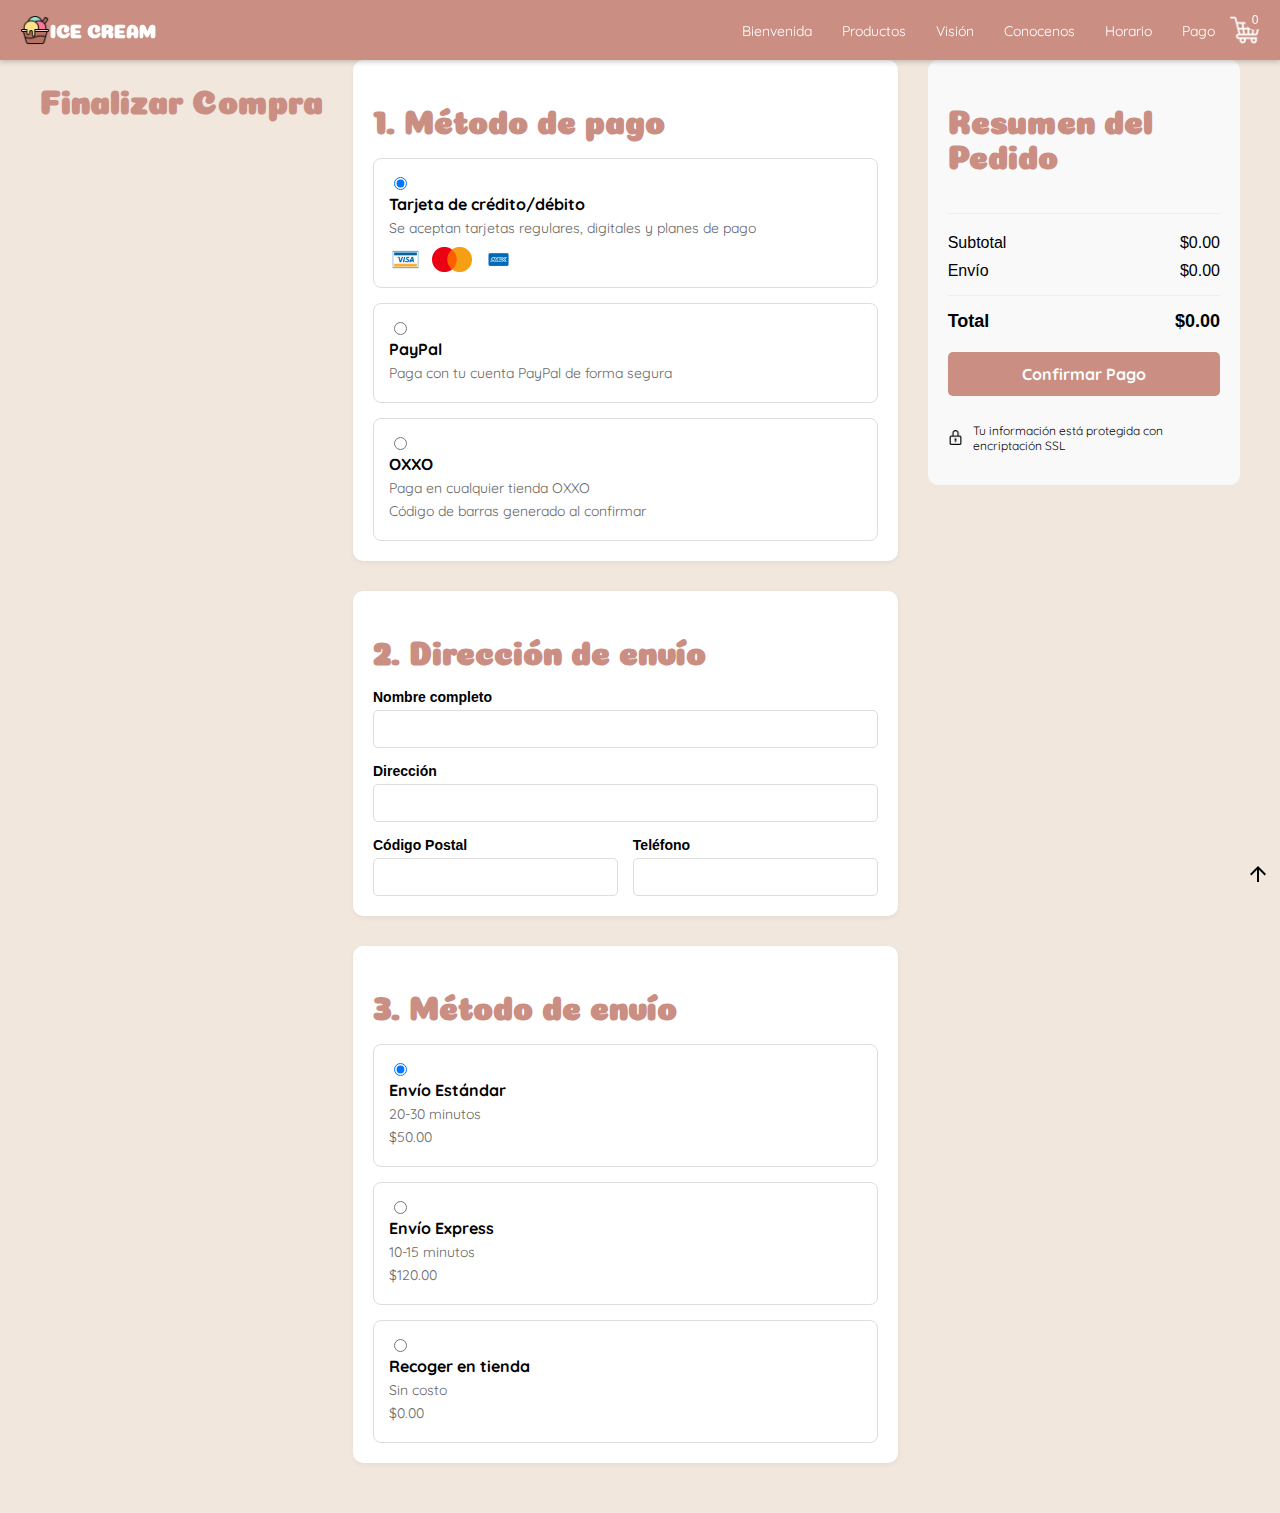
<file: pago.html>
<!DOCTYPE html>
<html lang="es">
<head>
    <meta charset="UTF-8">
    <meta name="viewport" content="width=device-width, initial-scale=1.0">
    <title>Finalizar Compra - Nevera Dulce</title>
    <link rel="stylesheet" href="estilos.css">
    <link rel="preconnect" href="https://fonts.googleapis.com">
    <link rel="preconnect" href="https://fonts.gstatic.com" crossorigin>
    <link href="https://fonts.googleapis.com/css2?family=Quicksand:wght@300..700&display=swap" rel="stylesheet">
    <link href="https://fonts.googleapis.com/css2?family=Coiny&family=Poller+One&display=swap" rel="stylesheet">
    <link rel="stylesheet" href="https://fonts.googleapis.com/css2?family=Material+Symbols+Outlined:opsz,wght,FILL,GRAD@20..48,100..700,0..1,-50..200&icon_names=arrow_upward" />
</head>
<body>
    <header>
        <nav class="navbar">
            <img src="imagenes/helado.png" alt="helado" class="iconosMenu">
            <div class="logo">ICE CREAM</div>
            <ul class="menu">
                <li><a href="index.html#bienvenida">Bienvenida</a></li>
                <li><a href="productos.html">Productos</a></li>
                <li><a href="index.html#vision">Visión</a></li>
                <li><a href="index.html#conocenos">Conocenos</a></li>
                <li><a href="index.html#horario">Horario</a></li>
                <li><a href="pago.html">Pago</a></li>
            </ul>
            <a href="carrito.html" class="carrito-link">
                <img src="imagenes/carrito-de-compras.png" alt="carrito" class="iconosMenu">
                <span id="contador-carrito">0</span>
            </a>
        </nav>
    </header>
    <main class="contenedor-pago">
        <h1>Finalizar Compra</h1>
        <div class="proceso-pago">
            <!-- Paso 1: Método de pago -->
            <section class="seccion-pago">
                <h1>1. Método de pago</h1>
                <div class="metodos-pago">
                    <div class="opcion-pago">
                        <input type="radio" name="metodo-pago" id="tarjeta" checked>
                        <label for="tarjeta">
                            <strong>Tarjeta de crédito/débito</strong>
                            <p>Se aceptan tarjetas regulares, digitales y planes de pago</p>
                            <div class="tarjetas-aceptadas">
                                <img src="imagenes/visa.png" alt="VISA">
                                <img src="imagenes/mastercard.png" alt="Mastercard">
                                <img src="imagenes/amex.png" alt="American Express">
                            </div>
                        </label>
                    </div>
                    <div class="opcion-pago">
                        <input type="radio" name="metodo-pago" id="paypal">
                        <label for="paypal">
                            <strong>PayPal</strong>
                            <p>Paga con tu cuenta PayPal de forma segura</p>
                        </label>
                    </div>
                    <div class="opcion-pago">
                        <input type="radio" name="metodo-pago" id="oxxo">
                        <label for="oxxo">
                            <strong>OXXO</strong>
                            <p>Paga en cualquier tienda OXXO</p>
                            <p class="nota">Código de barras generado al confirmar</p>
                        </label>
                    </div>
                </div>
            </section>
            <!-- Paso 2: Dirección de envío -->
            <section class="seccion-pago">
                <h1>2. Dirección de envío</h1>
                <form class="formulario-envio">
                    <div class="campo-formulario">
                        <label for="nombre">Nombre completo</label>
                        <input type="text" id="nombre" required>
                    </div>
                    <div class="campo-formulario">
                        <label for="direccion">Dirección</label>
                        <input type="text" id="direccion" required>
                    </div>
                    <div class="campos-dobles">
                        <div class="campo-formulario">
                            <label for="cp">Código Postal</label>
                            <input type="text" id="cp" required>
                        </div>
                        <div class="campo-formulario">
                            <label for="telefono">Teléfono</label>
                            <input type="tel" id="telefono" required>
                        </div>
                    </div>
                </form>
            </section>
            <section class="seccion-pago">
                <h1>3. Método de envío</h1>
                <div class="opciones-envio">
                    <div class="opcion-envio">
                        <input type="radio" name="envio" id="estandar" checked>
                        <label for="estandar">
                            <strong>Envío Estándar</strong>
                            <p>20-30 minutos</p>
                            <p class="precio-envio">$50.00</p>
                        </label>
                    </div>
                    
                    <div class="opcion-envio">
                        <input type="radio" name="envio" id="express">
                        <label for="express">
                            <strong>Envío Express</strong>
                            <p>10-15 minutos</p>
                            <p class="precio-envio">$120.00</p>
                        </label>
                    </div>
                    <div class="opcion-envio">
                        <input type="radio" name="envio" id="recoger">
                        <label for="recoger">
                            <strong>Recoger en tienda</strong>
                            <p>Sin costo</p>
                            <p class="precio-envio">$0.00</p>
                        </label>
                    </div>
                </div>
            </section>
        </div>

        <aside class="resumen-pedido">
            <h1>Resumen del Pedido</h1>
            <div class="productos-resumen" id="productos-resumen">
                <!-- Los productos se cargarán aquí con JavaScript -->
            </div>
            
            <div class="totales">
                <div class="fila-total">
                    <span>Subtotal</span>
                    <span id="subtotal">$0.00</span>
                </div>
                <div class="fila-total">
                    <span>Envío</span>
                    <span id="envio-precio">$0.00</span>
                </div>
                <div class="fila-total total-final">
                    <span>Total</span>
                    <span id="total-pagar">$0.00</span>
                </div>
            </div>
            <button id="confirmar-pago" class="btn-pagar">Confirmar Pago</button>
            <div class="proteccion-pago">
                <img src="imagenes/candado.png" alt="Protegido">
                <p>Tu información está protegida con encriptación SSL</p>
            </div>
        </aside>
    </main>
    <a href="#" id="volver"><span class="material-symbols-outlined">
        arrow_upward
        </span></a>
</body>
</html>
</file>
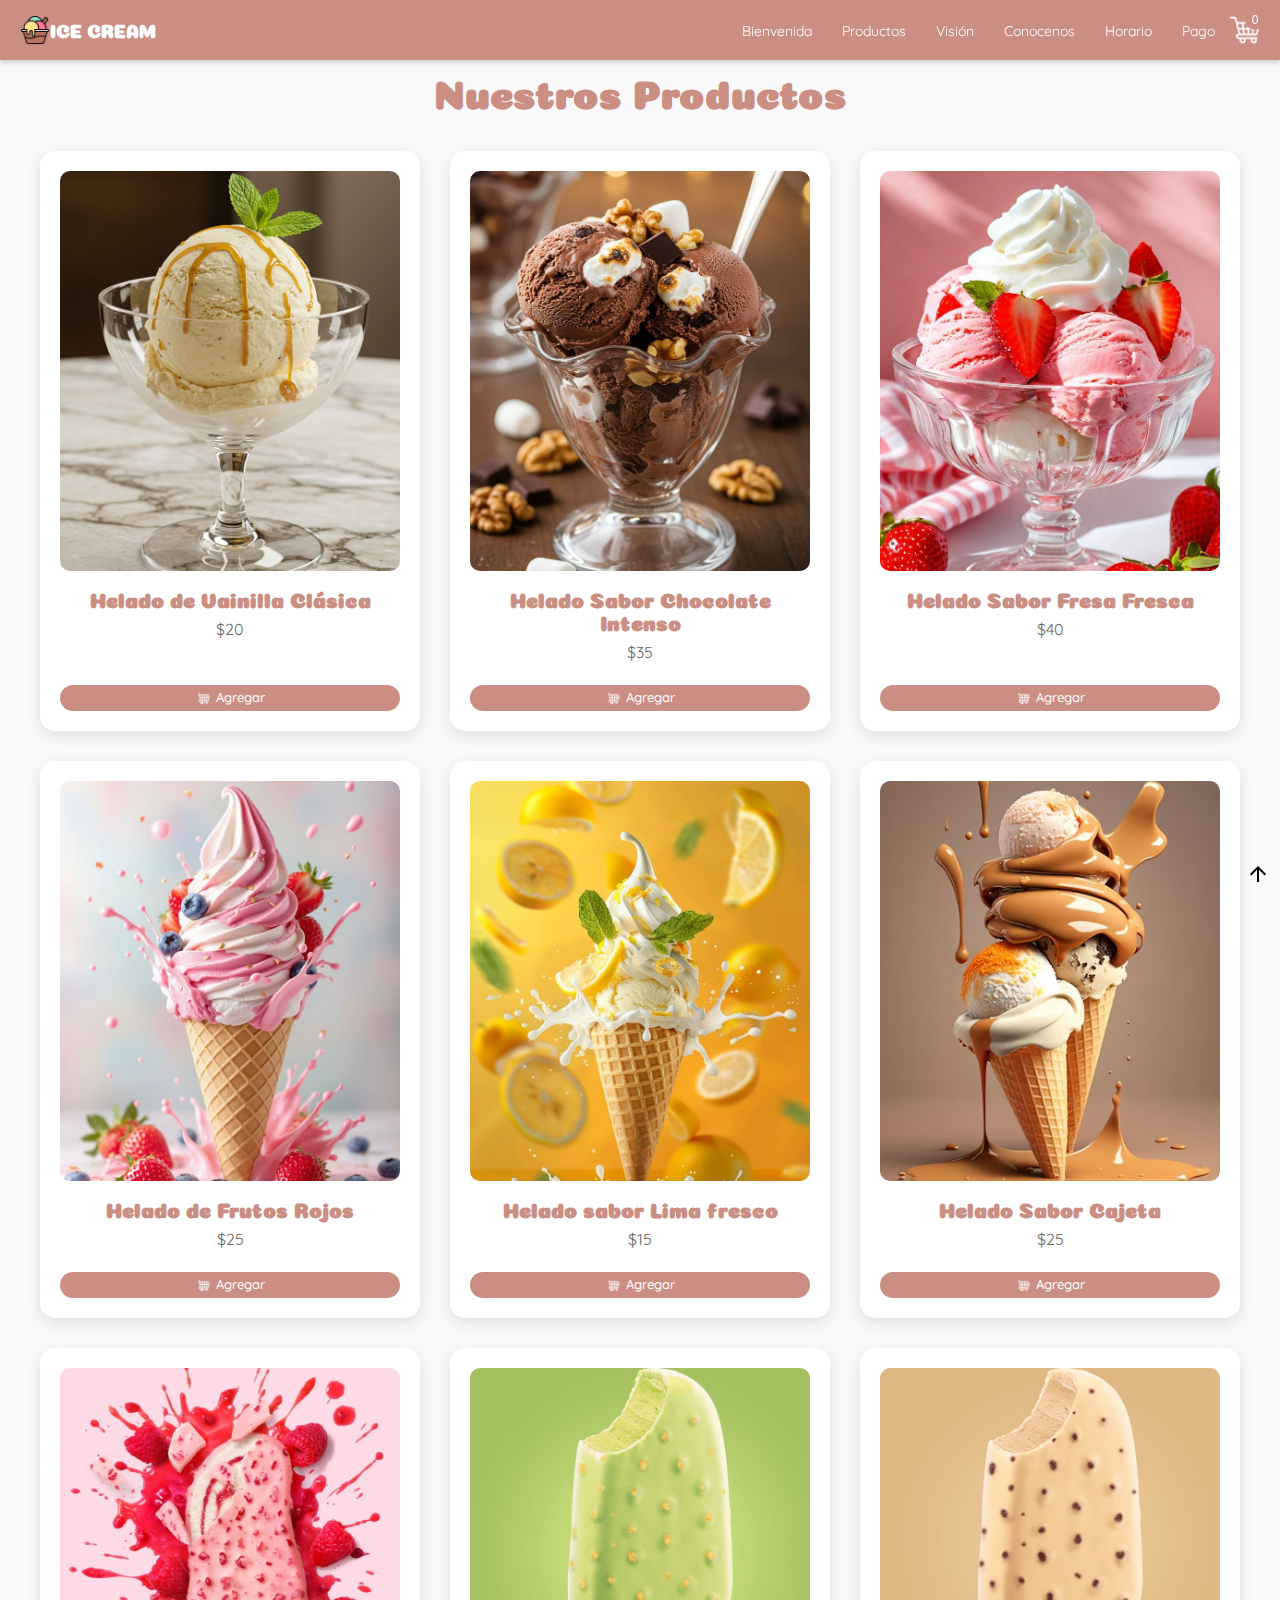
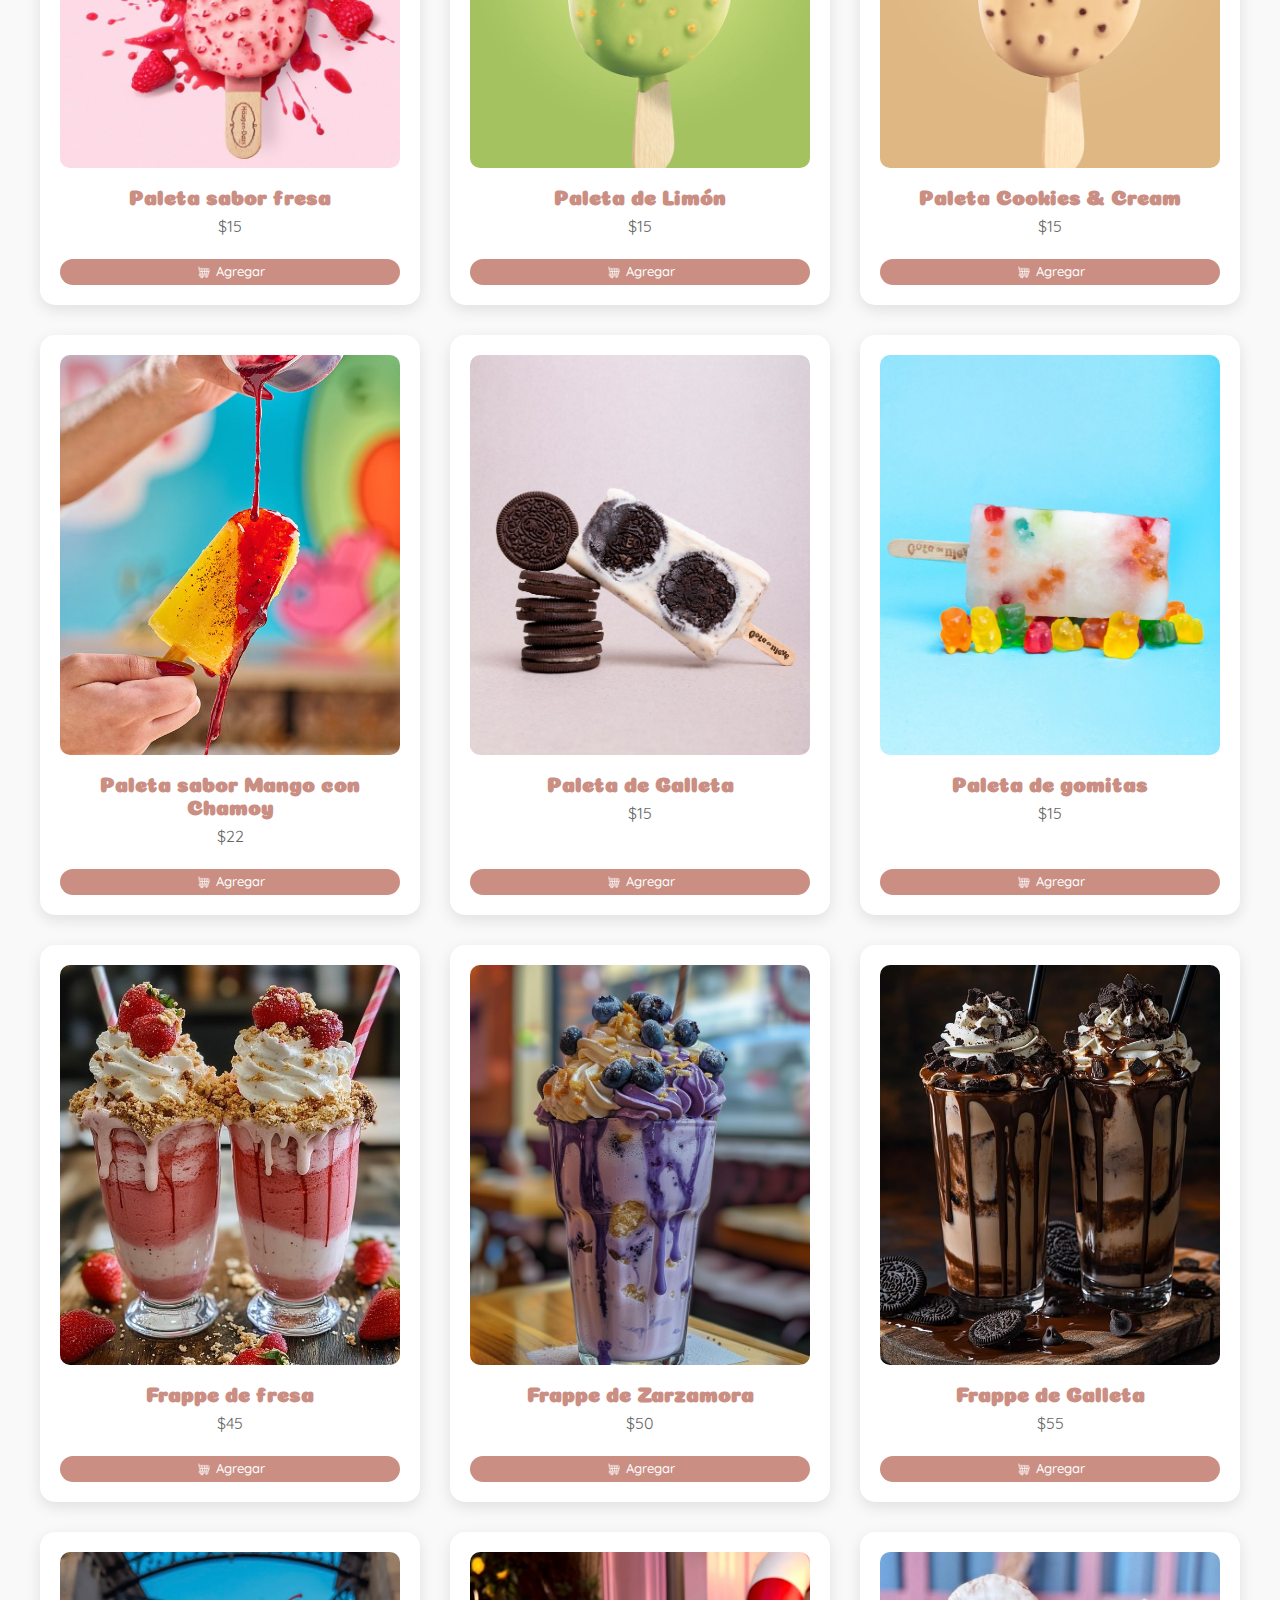
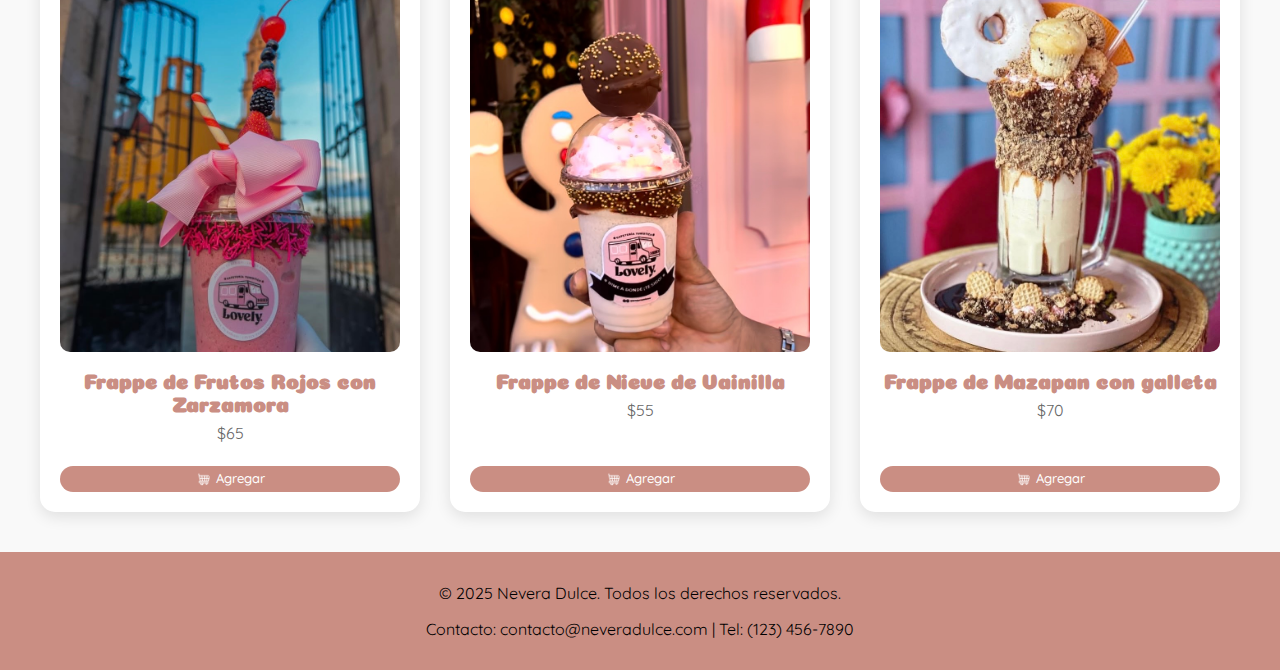
<file: productos.html>
<!DOCTYPE html>
<html lang="en">
<head>
    <meta charset="UTF-8">
    <meta name="viewport" content="width=device-width, initial-scale=1.0">
    <title>Productos - Nevera Dulce</title>
    <link rel="stylesheet" href="estilos.css">
    <link rel="preconnect" href="https://fonts.googleapis.com">
    <link rel="preconnect" href="https://fonts.gstatic.com" crossorigin>
    <link href="https://fonts.googleapis.com/css2?family=Coiny&family=Poller+One&display=swap" rel="stylesheet">
    <link href="https://fonts.googleapis.com/css2?family=Quicksand:wght@300..700&display=swap" rel="stylesheet">
    <link rel="stylesheet" href="https://fonts.googleapis.com/css2?family=Material+Symbols+Outlined:opsz,wght,FILL,GRAD@20..48,100..700,0..1,-50..200&icon_names=arrow_upward" />
</head>
<body>
    <!--Encabezado-->
    <header>
        <nav class="navbar">
            <img src="imagenes/helado.png" alt="helado" class="iconosMenu">
            <div class="logo">ICE CREAM</div>
            <ul class="menu">
                <li><a href="index.html#bienvenida">Bienvenida</a></li>
                <li><a href="productos.html">Productos</a></li>
                <li><a href="index.html#vision">Visión</a></li>
                <li><a href="index.html#conocenos">Conocenos</a></li>
                <li><a href="index.html#horario">Horario</a></li>
                <li><a href="pago.html">Pago</a></li>
            </ul>
            <a href="carrito.html" class="carrito-link">
                <img src="imagenes/carrito-de-compras.png" alt="carrito" class="iconosMenu">
                <span id="contador-carrito">0</span>
            </a>
        </nav>
    </header>
    
    <main>
        <section class="seccion-productos">
            <h1>Nuestros Productos</h1>
            <div class="grid-productos">
                <!-- Fila 1 -->
                <div class="producto">
                    <img src="imagenes/productos1.jpg" alt="Helado de Vainilla">
                    <h3>Helado de Vainilla Clásica</h3>
                    <p>$20</p>
                    <button class="btn-agregar-carrito" data-id="1" data-nombre="Vainilla Clásica" data-precio="20.00">
                        <img src="imagenes/carrito-de-compras.png" alt="Agregar al carrito" class="icono-carrito">
                        Agregar
                    </button>
                </div>
                <div class="producto">
                    <img src="imagenes/productos2.jpg" alt="Helado de Chocolate">
                    <h3>Helado Sabor Chocolate Intenso</h3>
                    <p>$35</p>
                    <button class="btn-agregar-carrito" data-id="2" data-nombre="Helado de Chocolate" data-precio="35.00">
                        <img src="imagenes/carrito-de-compras.png" alt="Agregar al carrito" class="icono-carrito">
                        Agregar
                    </button>
                </div>
                <div class="producto">
                    <img src="imagenes/productos3.jpg" alt="Helado de Fresa">
                    <h3>Helado Sabor Fresa Fresca</h3>
                    <p>$40</p>
                    <button class="btn-agregar-carrito" data-id="3" data-nombre="Helado de Fresa" data-precio="40.00">
                        <img src="imagenes/carrito-de-compras.png" alt="Agregar al carrito" class="icono-carrito">
                        Agregar
                    </button>
                </div>
                <!-- Fila 2 -->
                <div class="producto">
                    <img src="imagenes/producto7.jpg" alt="Helado de Frutos Rojos">
                    <h3>Helado de Frutos Rojos</h3>
                    <p>$25</p>
                    <button class="btn-agregar-carrito" data-id="7" data-nombre="Helado de Frutos Rojos" data-precio="25.00">
                        <img src="imagenes/carrito-de-compras.png" alt="Agregar al carrito" class="icono-carrito">
                        Agregar
                    </button>
                </div>
                <div class="producto">
                    <img src="imagenes/producto8.jpg" alt="Helado de Lima">
                    <h3>Helado sabor Lima fresco</h3>
                    <p>$15</p>
                    <button class="btn-agregar-carrito" data-id="8" data-nombre="Helado de Lima" data-precio="15.00">
                        <img src="imagenes/carrito-de-compras.png" alt="Agregar al carrito" class="icono-carrito">
                        Agregar
                    </button>
                </div>
                <div class="producto">
                    <img src="imagenes/producto9.jpg" alt="Helado de Cajeta">
                    <h3>Helado Sabor Cajeta</h3>
                    <p>$25</p>
                    <button class="btn-agregar-carrito" data-id="9" data-nombre="Helado de Cajeta" data-precio="25.00">
                        <img src="imagenes/carrito-de-compras.png" alt="Agregar al carrito" class="icono-carrito">
                        Agregar
                    </button>
                </div>
                
                <!-- Fila 3 -->
                <div class="producto">
                    <img src="imagenes/producto4.jpg" alt="Paleta de fresa">
                    <h3>Paleta sabor fresa</h3>
                    <p>$15</p>
                    <button class="btn-agregar-carrito" data-id="4" data-nombre="Paleta de fresa" data-precio="15.00">
                        <img src="imagenes/carrito-de-compras.png" alt="Agregar al carrito" class="icono-carrito">
                        Agregar
                    </button>
                </div>
                <div class="producto">
                    <img src="imagenes/producto5.jpg" alt="paleta de Limón">
                    <h3>Paleta de Limón</h3>
                    <p>$15</p>
                    <button class="btn-agregar-carrito" data-id="5" data-nombre="paleta de Limón" data-precio="15.00">
                        <img src="imagenes/carrito-de-compras.png" alt="Agregar al carrito" class="icono-carrito">
                        Agregar
                    </button>
                </div>
                <div class="producto">
                    <img src="imagenes/producto6.jpg" alt="Paleta de Cookies">
                    <h3>Paleta Cookies & Cream</h3>
                    <p>$15</p>
                    <button class="btn-agregar-carrito" data-id="6" data-nombre="Paleta de Cookies" data-precio="15.00">
                        <img src="imagenes/carrito-de-compras.png" alt="Agregar al carrito" class="icono-carrito">
                        Agregar
                    </button>
                </div>
                <!-- Fila 4 -->
                <div class="producto">
                    <img src="imagenes/producto10.jpg" alt="Paleta de Mango">
                    <h3>Paleta sabor Mango con Chamoy</h3>
                    <p>$22</p>
                    <button class="btn-agregar-carrito" data-id="10" data-nombre="Paleta de Mango" data-precio="22.00">
                        <img src="imagenes/carrito-de-compras.png" alt="Agregar al carrito" class="icono-carrito">
                        Agregar
                    </button>
                </div>
                <div class="producto">
                    <img src="imagenes/producto11.jpg" alt="paleta de Galleta">
                    <h3>Paleta de Galleta</h3>
                    <p>$15</p>
                    <button class="btn-agregar-carrito" data-id="11" data-nombre="paleta de Galleta" data-precio="15.00">
                        <img src="imagenes/carrito-de-compras.png" alt="Agregar al carrito" class="icono-carrito">
                        Agregar
                    </button>
                </div>
                <div class="producto">
                    <img src="imagenes/procusto12.jpg" alt="Paleta de gomitas">
                    <h3>Paleta de gomitas</h3>
                    <p>$15</p>
                    <button class="btn-agregar-carrito" data-id="12" data-nombre="Paleta de gomitas" data-precio="15.00">
                        <img src="imagenes/carrito-de-compras.png" alt="Agregar al carrito" class="icono-carrito">
                        Agregar
                    </button>
                </div>
                <!-- Fila 5 -->
                <div class="producto">
                    <img src="imagenes/producto13.jpg" alt="Frappe de fresa">
                    <h3>Frappe de fresa</h3>
                    <p>$45</p>
                    <button class="btn-agregar-carrito" data-id="13" data-nombre="Frappe de fresa" data-precio="45.00">
                        <img src="imagenes/carrito-de-compras.png" alt="Agregar al carrito" class="icono-carrito">
                        Agregar
                    </button>
                </div>
                <div class="producto">
                    <img src="imagenes/producto14.jpg" alt="Frappe de Zarzamora">
                    <h3>Frappe de Zarzamora</h3>
                    <p>$50</p>
                    <button class="btn-agregar-carrito" data-id="14" data-nombre="Frappe de Zarzamora" data-precio="50.00">
                        <img src="imagenes/carrito-de-compras.png" alt="Agregar al carrito" class="icono-carrito">
                        Agregar
                    </button>
                </div>
                <div class="producto">
                    <img src="imagenes/producto15.jpg" alt="Frappe de galleta">
                    <h3>Frappe de Galleta</h3>
                    <p>$55</p>
                    <button class="btn-agregar-carrito" data-id="15" data-nombre="Frappe de galleta" data-precio="55.00">
                        <img src="imagenes/carrito-de-compras.png" alt="Agregar al carrito" class="icono-carrito">
                        Agregar
                    </button>
                </div>
                <!-- Fila 6 -->
                <div class="producto">
                    <img src="imagenes/producto16.jpeg" alt="Frappe Frutos Rojos">
                    <h3>Frappe de Frutos Rojos con Zarzamora</h3>
                    <p>$65</p>
                    <button class="btn-agregar-carrito" data-id="16" data-nombre="Frappe Frutos Rojos" data-precio="65.00">
                        <img src="imagenes/carrito-de-compras.png" alt="Agregar al carrito" class="icono-carrito">
                        Agregar
                    </button>
                </div>
                <div class="producto">
                    <img src="imagenes/producto17.jpeg" alt="Frappe de Nieve">
                    <h3>Frappe de Nieve de Vainilla</h3>
                    <p>$55</p>
                    <button class="btn-agregar-carrito" data-id="17" data-nombre="Frappe de Nieve" data-precio="85.00">
                        <img src="imagenes/carrito-de-compras.png" alt="Agregar al carrito" class="icono-carrito">
                        Agregar
                    </button>
                </div>
                <div class="producto">
                    <img src="imagenes/producto18.jpeg" alt="Frappe de Mazapan">
                    <h3>Frappe de Mazapan con galleta</h3>
                    <p>$70</p>
                    <button class="btn-agregar-carrito" data-id="18" data-nombre="Frappe de Mazapan" data-precio="70.00">
                        <img src="imagenes/carrito-de-compras.png" alt="Agregar al carrito" class="icono-carrito">
                        Agregar
                    </button>
                </div>
            </div>
            
        </section>
    </main>

    <footer>
        <p>&copy; 2025 Nevera Dulce. Todos los derechos reservados.</p>
        <p>Contacto: contacto@neveradulce.com | Tel: (123) 456-7890</p>
    </footer>
    <a href="#" id="volver"><span class="material-symbols-outlined">
        arrow_upward
        </span></a>
</body>
</html>
</file>
<file: estilos.css>
body {
    margin: 0;
    font-family: Arial, sans-serif;
    background-color: rgb(241, 231, 221);
}
.navbar {
    position: fixed;               
    top: 0;                     
    left: 0;
    width: 100%;                  
    background-color: rgb(202, 142, 131);
    display: flex;
    align-items: center;
    padding: 10px 20px;
    height: 60px;                  
    z-index: 1000;                 
    box-shadow: 0 2px 5px rgba(0, 0, 0, 0.2);
    box-sizing: border-box; 
    overflow-x: hidden;  
    max-width: 100vw;  
}
.logo {
    font-weight: bold;
    font-size: 18px;
    margin-right: auto;
    font-family: "Coiny", system-ui;
    Color: white;
}
.menu {
    list-style: none;
    display: flex;
    padding: 0;
    margin: 0;
}
.menu li {
    margin: 0 15px;
}
.menu a {
    text-decoration: none;
    font-size: 14px;
    Color: white;
    font-family: "Quicksand", sans-serif;
}

.iconosMenu{
    width: 30px; 
    height: auto;
}

#banner{
    background-color: rgb(243 213 205);
    background-size: contain;
    background-position: center;
    background-repeat: no-repeat;
    width: 100%;
    height: 40vh;
    min-height: 300px; 
    margin-top: 46px;
    background-image: url('imagenes/banner1.png');
    
}

.contenedorBienvenida {
    display: flex;
    align-items: center; 
    justify-content: start; 
    gap: 10px;
    border: 1px solid #ccc; 
    padding: 20px;
    border-radius: 10px;
}

h1{
    font-family: "Coiny", system-ui;
    color: rgb(202, 142, 131);
}

p, li{
    color: black;
    font-family: "Quicksand", sans-serif;
}

.bienvenida {
    width: 200px; 
    height: auto;
    border-radius: 10px;
    transition: transform 0.3s ease, filter 0.3s ease; 
}

.bienvenida:hover {
    transform: scale(1.1); 
    filter: brightness(0.8); 
}

.contenedorVision {
    display: flex;
    justify-content: space-between; 
    gap: 20px; 
    padding: 20px;
    border: 2px solid #ddd; 
    border-radius: 10px;
    background-color: rgb(202, 142, 131);
}


.contenedor-interno {
    flex: 1; 
    padding: 20px;
    border: 1px solid #ccc;
    border-radius: 10px;
    background-color: rgb(241, 231, 221);
}

.contenedor-interno h1 {
    font-size: 22px;
    margin-bottom: 10px;
    font-family: "Coiny", system-ui;
}

.contenedor-interno p {
    font-size: 16px;
    color: black;
}


.contenedor-imagenes {
    display: grid;
    grid-template-columns: repeat(3, 1fr);
    gap: 10px; 
    width: 80%; 
    margin: 0 auto; 
    padding: 20px;
    border: 1px solid #ddd;
    border-radius: 10px;
    background-color: rgb(243, 213, 205);;
}

.contenedor-imagenes img {
    width: 100%; 
    height: auto; 
    border-radius: 10px;
    object-fit: cover; 
}

#horario {
    background-color: rgb(243, 213, 205);
    padding: 20px;
    text-align: center;
    border-radius: 10px;
    margin: 20px auto;
    width: 80%;
}

#horario h1 {
    font-family: "Coiny", system-ui;
    color: rgb(202, 142, 131);
    font-size: 22px;
}

#horario p {
    font-size: 16px;
    color: black;
    font-family: "Quicksand", sans-serif;
}


.testimonios {
    padding: 50px 20px;
    background-color: rgb(241, 231, 221);
    text-align: center;
}

.testimonios h1 {
    font-family: 'Poller One', cursive;
    margin-bottom: 30px;
}

.tarjetas-testimonios {
    display: flex;
    justify-content: center;
    flex-wrap: wrap;
    gap: 20px;
}

.tarjeta {
    background-color: white;
    padding: 20px;
    border-radius: 15px;
    width: 280px;
    box-shadow: 0 4px 8px rgba(0,0,0,0.1);
    font-family: 'Quicksand', sans-serif;
    transition: transform 0.3s;
}

.tarjeta:hover {
    transform: translateY(-5px);
}

.tarjeta span {
    display: block;
    margin-top: 10px;
    color: #888;
    font-size: 0.9em;
}


footer {
    background-color: rgb(202, 142, 131);
    color: white;
    text-align: center;
    padding: 15px;
    font-family: "Quicksand", sans-serif;
}

/* Estilos para la sección de productos */
.seccion-productos {
    padding: 40px 20px;
    text-align: center;
    background-color: #f9f9f9;
}

.seccion-productos h1 {
    font-family: "Coiny", system-ui;
    color: rgb(202, 142, 131);
    font-size: 2.5rem;
    margin-bottom: 40px;
}

.grid-productos {
    display: grid;
    grid-template-columns: repeat(3, 1fr);
    gap: 30px;
    max-width: 1200px;
    margin: 0 auto;
    padding: 0 20px;
}

.producto {
    background-color: white;
    border-radius: 15px;
    padding: 20px;
    box-shadow: 0 5px 15px rgba(0,0,0,0.1);
    transition: all 0.3s ease;
    display: flex;
    flex-direction: column;
}

.producto:hover {
    transform: translateY(-10px);
    box-shadow: 0 15px 30px rgba(0,0,0,0.15);
}

.producto img {
    width: 100%;
    height: 400px;
    object-fit: cover;
    border-radius: 10px;
    margin-bottom: 15px;
}

.producto h3 {
    font-family: "Coiny", system-ui;
    color: rgb(202, 142, 131);
    margin: 0 0 10px;
    font-size: 1.3rem;
}

.producto p {
    font-family: "Quicksand", sans-serif;
    color: #666;
    margin: 0 0 15px;
    flex-grow: 1;
}

.btn-agregar-carrito {
    background-color: rgb(202, 142, 131);
    color: white;
    border: none;
    padding: 10px 15px;
    border-radius: 20px;
    cursor: pointer;
    display: flex;
    align-items: center;
    justify-content: center;
    gap: 8px;
    font-family: "Quicksand", sans-serif;
    font-weight: bold;
    transition: all 0.3s ease;
    margin-top: auto;
}

.btn-agregar-carrito:hover {
    background-color: rgb(180, 120, 110);
}

.icono-carrito {
    width: 16px;
    height: 16px;
}

/* Responsive */
@media (max-width: 900px) {
    .grid-productos {
        grid-template-columns: repeat(2, 1fr);
    }
}

@media (max-width: 600px) {
    .grid-productos {
        grid-template-columns: 1fr;
    }
}
/* Estilos para el carrito */
.carrito-link {
    position: relative;
    display: flex;
    align-items: center;
}

#contador-carrito {
    background-color: rgb(202, 142, 131);
    color: white;
    border-radius: 50%;
    width: 20px;
    height: 20px;
    display: flex;
    justify-content: center;
    align-items: center;
    font-size: 12px;
    position: absolute;
    top: -5px;
    right: -5px;
}

/* Estilos para los botones de agregar al carrito */
.btn-agregar-carrito {
    background-color: rgb(202, 142, 131);
    color: white;
    border: none;
    padding: 6px 12px;
    border-radius: 15px;
    cursor: pointer;
    display: inline-flex;
    align-items: center;  
    justify-content: center;
    gap: 6px;  
    font-family: "Quicksand", sans-serif;
    font-size: 13px;
    font-weight: 500;
    transition: all 0.2s ease;
    margin-top: 8px;
    line-height: 1;  
}

.btn-agregar-carrito:hover {
    background-color: rgb(180, 120, 110);
}

.btn-agregar-carrito .icono-carrito {
    width: 14px;  
    height: 14px; 
    filter: brightness(0) invert(1); 
    margin: 0;  
    vertical-align: middle;  
}

/* Estilos para la página del carrito */
.seccion-carrito {
    padding: 40px 20px;
    max-width: 800px;
    margin: 0 auto;
}

.seccion-carrito h1 {
    font-family: "Coiny", system-ui;
    color: rgb(202, 142, 131);
    text-align: center;
    margin-bottom: 30px;
}

.lista-carrito {
    display: flex;
    flex-direction: column;
    gap: 15px;
    margin-bottom: 30px;
}

.item-carrito {
    display: flex;
    align-items: center;
    gap: 20px;
    padding: 15px;
    background-color: white;
    border-radius: 10px;
    box-shadow: 0 2px 5px rgba(0,0,0,0.1);
}

.item-carrito img {
    width: 80px;
    height: 80px;
    object-fit: cover;
    border-radius: 8px;
}

.info-item {
    flex-grow: 1;
}

.info-item h3 {
    font-family: "Quicksand", sans-serif;
    margin: 0 0 5px;
    color: rgb(202, 142, 131);
}

.info-item p {
    font-family: "Quicksand", sans-serif;
    margin: 0;
    font-weight: bold;
}

.controles-cantidad {
    display: flex;
    align-items: center;
    gap: 10px;
    margin-top: 5px;
}

.btn-cantidad {
    background-color: #f0f0f0;
    border: none;
    width: 25px;
    height: 25px;
    border-radius: 50%;
    cursor: pointer;
    font-weight: bold;
}

.btn-eliminar {
    background-color: #ffebee;
    color: #c62828;
    border: none;
    padding: 5px 10px;
    border-radius: 5px;
    cursor: pointer;
}

.carrito-vacio {
    text-align: center;
    display: none;
}

.carrito-vacio img {
    width: 150px;
    height: auto;
    margin-bottom: 20px;
}

.carrito-vacio p {
    font-family: "Quicksand", sans-serif;
    font-size: 1.2rem;
    margin-bottom: 20px;
}

.total-carrito {
    display: flex;
    justify-content: space-between;
    align-items: center;
    padding: 20px;
    background-color: white;
    border-radius: 10px;
    box-shadow: 0 2px 5px rgba(0,0,0,0.1);
}

.total-carrito h3 {
    font-family: "Quicksand", sans-serif;
    margin: 0;
}

.btn {
    padding: 10px 20px;
    border: none;
    border-radius: 5px;
    cursor: pointer;
    font-family: "Quicksand", sans-serif;
    font-weight: bold;
}

.btn-pagar {
    background-color: rgb(202, 142, 131);
    color: white;
}

.btn-pagar:hover {
    background-color: rgb(180, 120, 110);
}

/* Estilos para la página de pago */
.contenedor-pago {
    display: flex;
    max-width: 1200px;
    margin: 20px auto;
    padding: 0 20px;
    gap: 30px;
    margin-top: 60px;
}

.proceso-pago {
    flex: 2;
}

.resumen-pedido {
    flex: 1;
    background: #f9f9f9;
    padding: 20px;
    border-radius: 10px;
    height: fit-content;
    position: sticky;
    top: 20px;
}

.seccion-pago {
    margin-bottom: 30px;
    background: white;
    padding: 20px;
    border-radius: 10px;
    box-shadow: 0 2px 5px rgba(0,0,0,0.05);
}

.metodos-pago, .opciones-envio {
    display: flex;
    flex-direction: column;
    gap: 15px;
}

.opcion-pago, .opcion-envio {
    border: 1px solid #ddd;
    border-radius: 8px;
    padding: 15px;
    transition: all 0.2s;
}

.opcion-pago input, .opcion-envio input {
    margin-right: 10px;
}

.opcion-pago label, .opcion-envio label {
    display: block;
    cursor: pointer;
}

.opcion-pago strong, .opcion-envio strong {
    font-family: 'Quicksand', sans-serif;
    font-weight: 700;
}

.opcion-pago p, .opcion-envio p {
    margin: 5px 0;
    color: #666;
    font-size: 14px;
}

.nota {
    font-size: 12px;
    color: #888;
}

.tarjetas-aceptadas {
    display: flex;
    gap: 10px;
    margin-top: 10px;
}

.tarjetas-aceptadas img {
    height: 25px;
    width: auto;
}

/* Formulario de envío */
.formulario-envio {
    display: flex;
    flex-direction: column;
    gap: 15px;
}

.campo-formulario {
    display: flex;
    flex-direction: column;
}

.campo-formulario label {
    font-weight: 600;
    margin-bottom: 5px;
    font-size: 14px;
}

.campo-formulario input {
    padding: 10px;
    border: 1px solid #ddd;
    border-radius: 5px;
    font-family: 'Quicksand', sans-serif;
}

.campos-dobles {
    display: flex;
    gap: 15px;
}

.campos-dobles .campo-formulario {
    flex: 1;
}

/* Resumen del pedido */
.productos-resumen {
    margin: 20px 0;
    border-bottom: 1px solid #eee;
    padding-bottom: 20px;
}

.producto-resumen {
    display: flex;
    justify-content: space-between;
    margin-bottom: 10px;
}

.totales {
    margin: 20px 0;
}

.fila-total {
    display: flex;
    justify-content: space-between;
    margin-bottom: 10px;
}

.total-final {
    font-weight: bold;
    font-size: 18px;
    margin-top: 15px;
    padding-top: 15px;
    border-top: 1px solid #eee;
}

.btn-pagar {
    background-color: rgb(202, 142, 131);
    color: white;
    border: none;
    padding: 12px;
    width: 100%;
    border-radius: 5px;
    font-family: 'Quicksand', sans-serif;
    font-weight: 700;
    font-size: 16px;
    cursor: pointer;
    transition: background 0.2s;
}

.btn-pagar:hover {
    background-color: rgb(180, 120, 110);
}

.proteccion-pago {
    display: flex;
    align-items: center;
    gap: 10px;
    margin-top: 15px;
    font-size: 12px;
    color: #666;
}

.proteccion-pago img {
    width: 15px;
    height: 15px;
}

.volver-carrito {
    color: rgb(202, 142, 131);
    text-decoration: none;
    font-weight: 600;
    margin-left: auto;
    margin-right: 20px;
}

/* Responsive */
@media (max-width: 768px) {
    .contenedor-pago {
        flex-direction: column;
    }
    
    .campos-dobles {
        flex-direction: column;
        gap: 15px;
    }
}

#volver{
    position: fixed;
    bottom: 10px;
    right: 10px;
}

.material-symbols-outlined {
color: #000000;
  font-variation-settings:
  'FILL' 0,
  'wght' 400,
  'GRAD' 0,
  'opsz' 24
}
</file>
